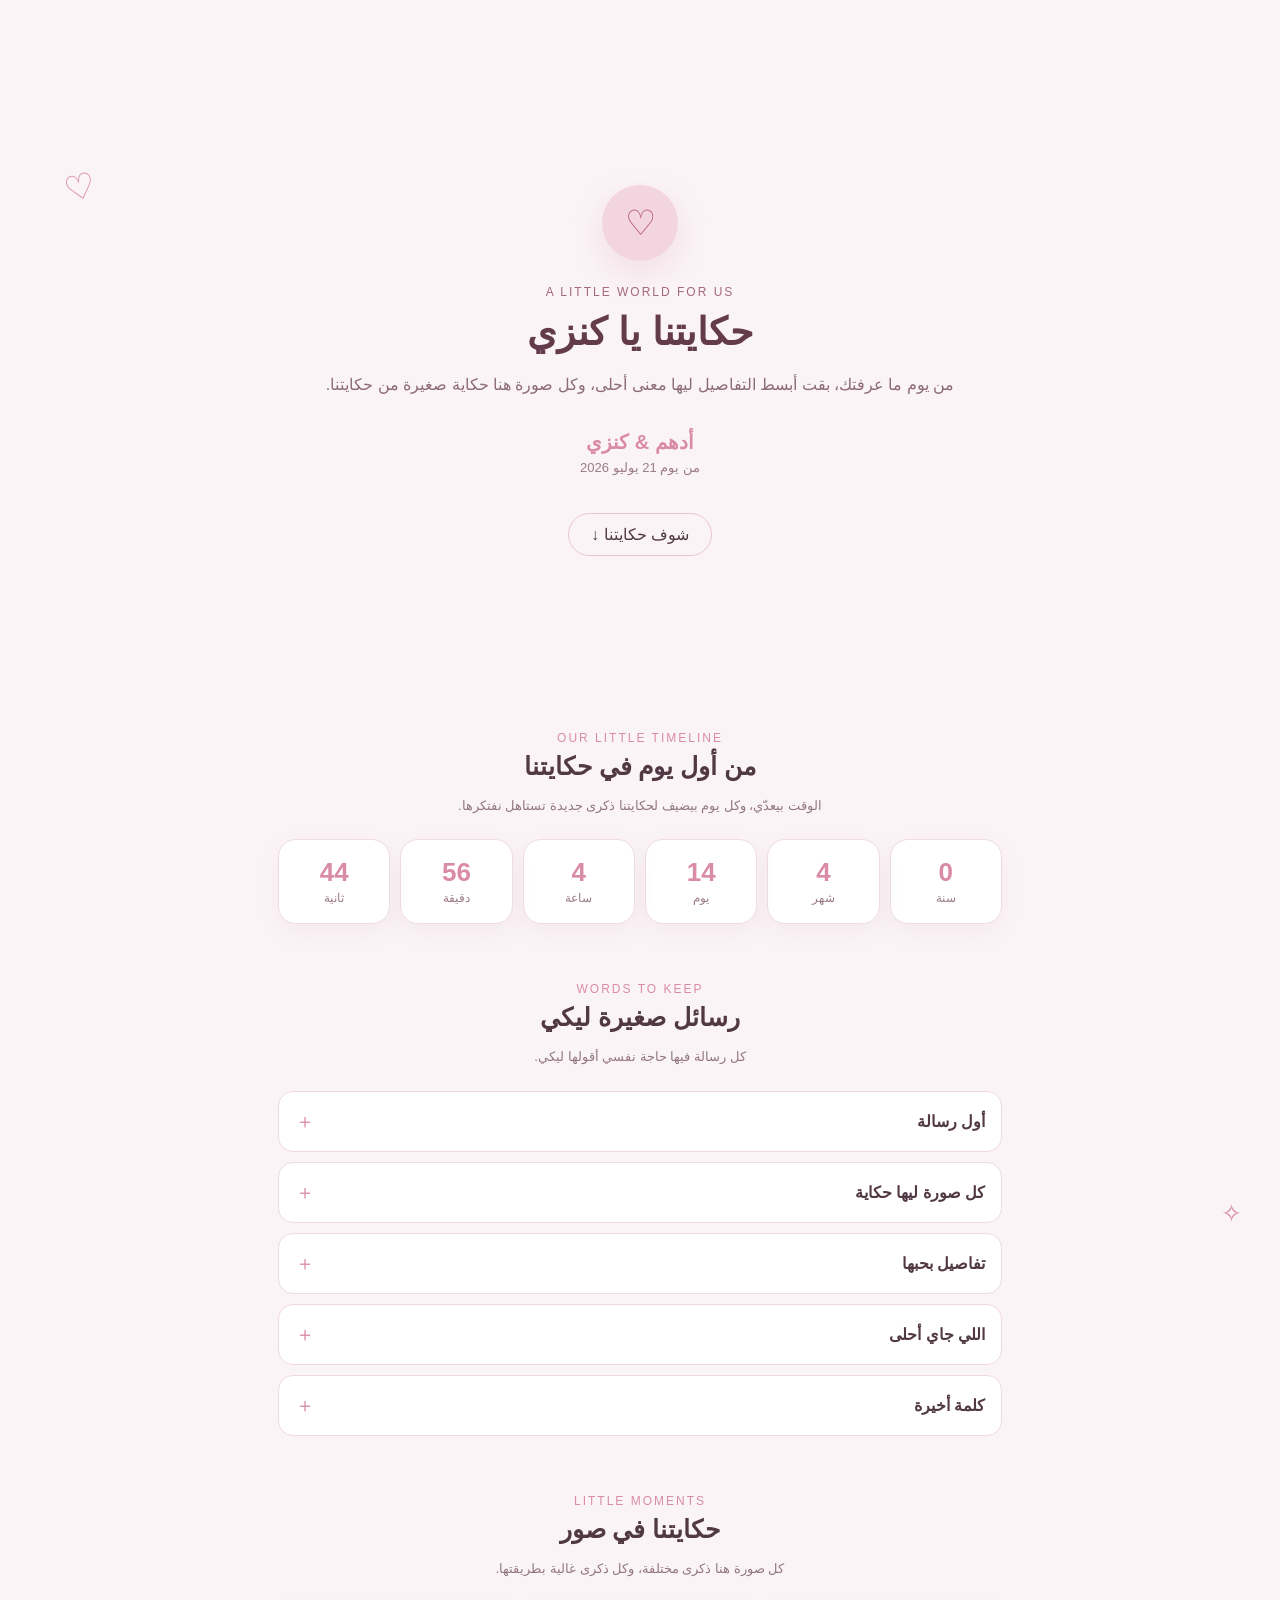
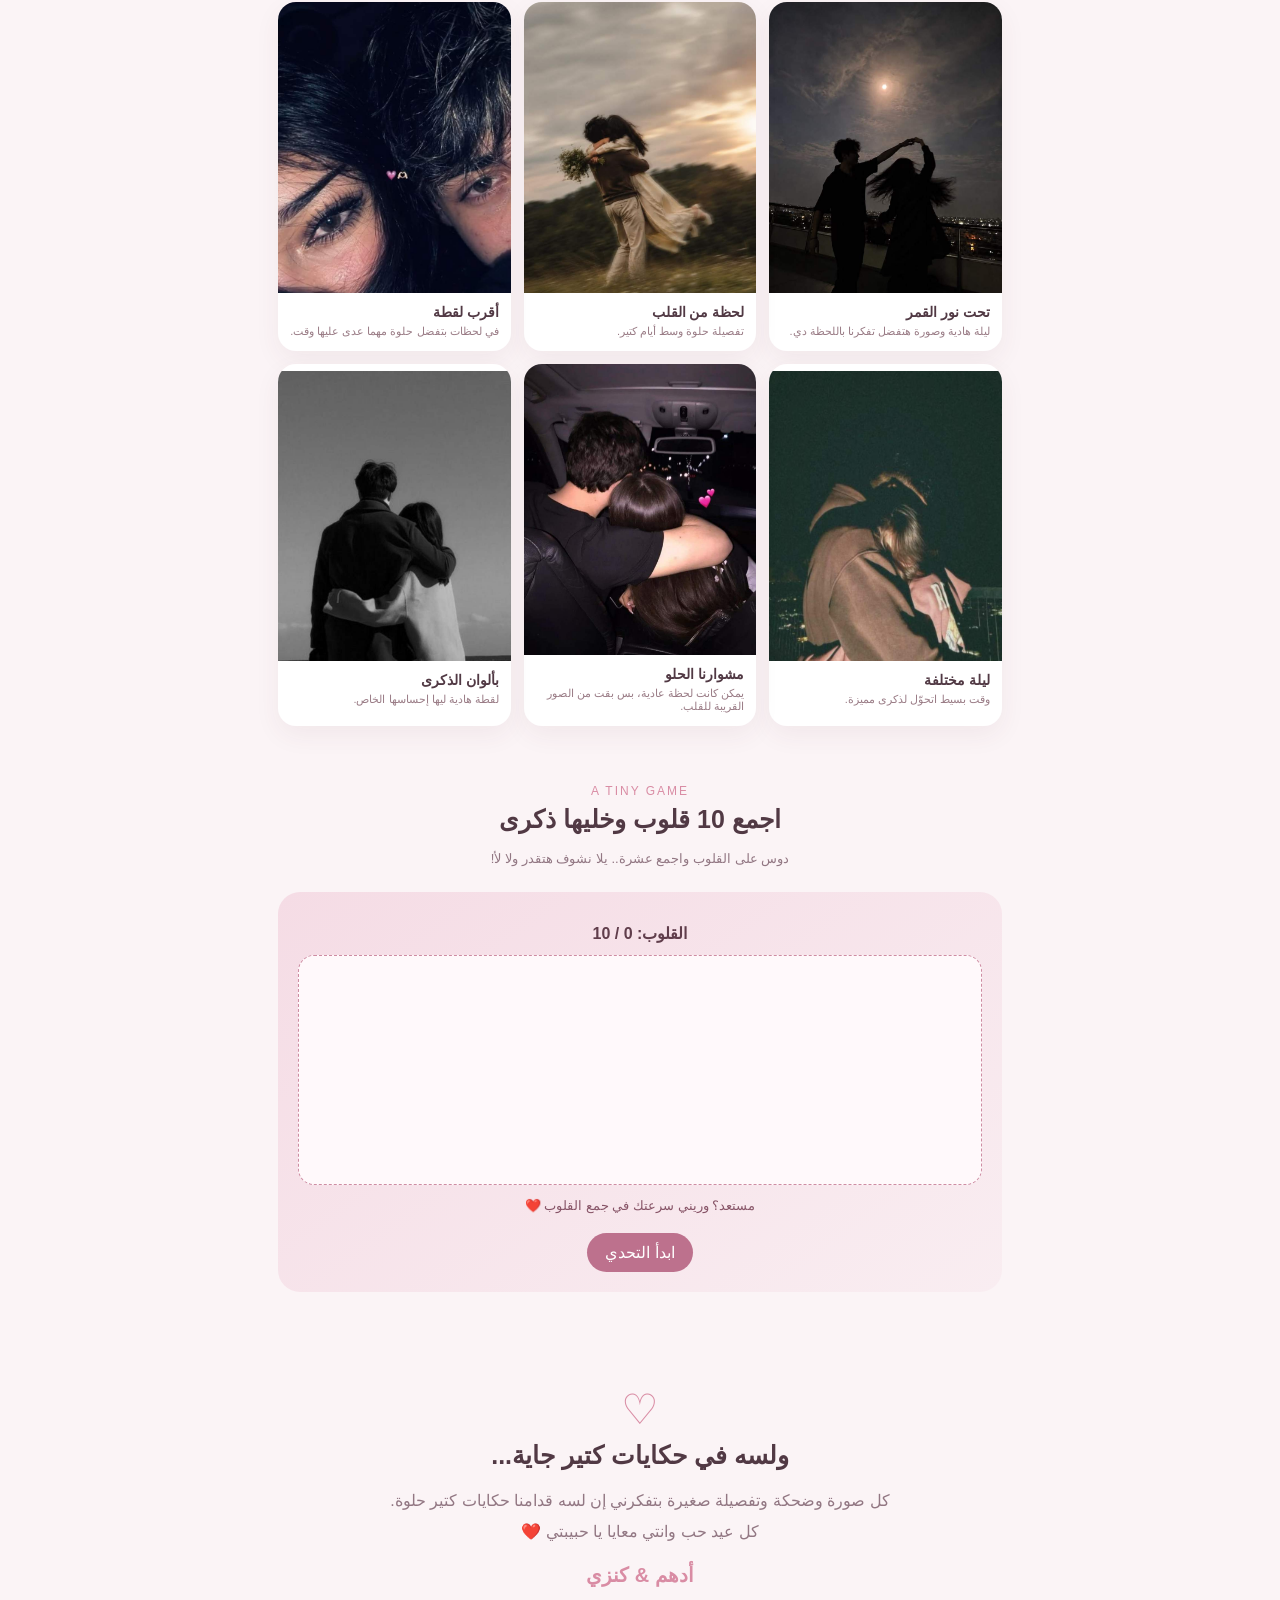
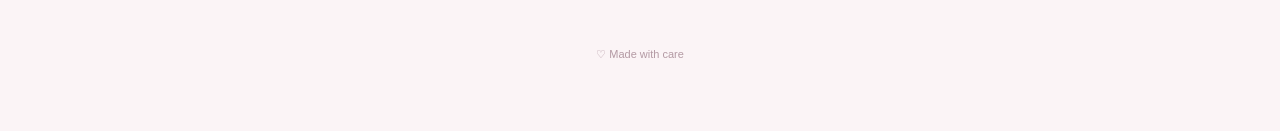
<file: index.html>
<!doctype html>
<html lang="ar" dir="rtl">
<head>
<meta charset="utf-8">
<meta name="viewport" content="width=device-width,initial-scale=1">
<meta name="theme-color" content="#f8e8ed">
<title>Adham &amp; Kenzy ♡</title>
<link rel="stylesheet" href="style.css">
</head>
<body>
<div id="app">
  <span class="decor one">♡</span><span class="decor two">✧</span>
  <main>
    <section class="hero" id="top">
      <div class="mark">♡</div>
      <div class="eyebrow">A LITTLE WORLD FOR US</div>
      <h1>حكايتنا يا كنزي</h1>
      <p class="subtitle">من يوم ما عرفتك، بقت أبسط التفاصيل ليها معنى أحلى، وكل صورة هنا حكاية صغيرة من حكايتنا.</p>
      <div class="names">أدهم &amp; كنزي</div>
      <div class="date">من يوم 21 يوليو 2026</div>
      <button class="scroll" onclick="document.querySelector('#since').scrollIntoView({behavior:'smooth'})">شوف حكايتنا ↓</button>
    </section>

    <section class="section" id="since">
      <div class="section-head"><div class="mini">OUR LITTLE TIMELINE</div><h2>من أول يوم في حكايتنا</h2><p>الوقت بيعدّي، وكل يوم بيضيف لحكايتنا ذكرى جديدة تستاهل نفتكرها.</p></div>
      <div class="counter" aria-live="polite">
        <div class="unit"><strong id="years">0</strong><span>سنة</span></div>
        <div class="unit"><strong id="months">0</strong><span>شهر</span></div>
        <div class="unit"><strong id="days">0</strong><span>يوم</span></div>
        <div class="unit"><strong id="hours">0</strong><span>ساعة</span></div>
        <div class="unit"><strong id="minutes">0</strong><span>دقيقة</span></div>
        <div class="unit"><strong id="seconds">0</strong><span>ثانية</span></div>
      </div>
    </section>

    <section class="section">
      <div class="section-head"><div class="mini">WORDS TO KEEP</div><h2>رسائل صغيرة ليكي</h2><p>كل رسالة فيها حاجة نفسي أقولها ليكي.</p></div>
      <div class="letters"><button class="letter" type="button"><span class="letter-top"><b>أول رسالة</b><i>＋</i></span><span class="letter-body">يا كنزي، يمكن الكلام ساعات ميعرفش يوصف اللي جوانا، بس حبيت أقولك إن وجودك بيفرق، وإن ضحكتك من التفاصيل اللي بتخلّي اليوم أحلى.</span></button><button class="letter" type="button"><span class="letter-top"><b>كل صورة ليها حكاية</b><i>＋</i></span><span class="letter-body">الصور دي مش مجرد لقطات؛ دي لحظات عشناها، وكل مرة نشوفها نفتكر إحساسها وتفاصيلها.</span></button><button class="letter" type="button"><span class="letter-top"><b>تفاصيل بحبها</b><i>＋</i></span><span class="letter-body">بحب الكلام العفوي، والضحك من غير سبب، والاهتمام اللي بييجي من القلب ومن غير مواعيد.</span></button><button class="letter" type="button"><span class="letter-top"><b>اللي جاي أحلى</b><i>＋</i></span><span class="letter-body">نفسي الأيام اللي جاية تكون مليانة مغامرات وضحك وصور جديدة، ونفضل نضيف لحكايتنا حاجات حلوة.</span></button><button class="letter" type="button"><span class="letter-top"><b>كلمة أخيرة</b><i>＋</i></span><span class="letter-body">خلّينا دايمًا نسمع بعض، ونقدّر بعض، ونفتكر إن أجمل حاجة في أي حكاية هي الصدق والاهتمام.</span></button></div>
    </section>

    <section class="section">
      <div class="section-head"><div class="mini">LITTLE MOMENTS</div><h2>حكايتنا في صور</h2><p>كل صورة هنا ذكرى مختلفة، وكل ذكرى غالية بطريقتها.</p></div>
      <div class="gallery">
      <button class="photo" type="button" data-photo="0" aria-label="افتح الصورة: تحت نور القمر">
        <img src="[data-uri]" alt="تحت نور القمر" loading="lazy">
        <span class="photo-caption"><b>تحت نور القمر</b><small>ليلة هادية وصورة هتفضل تفكرنا باللحظة دي.</small></span>
      </button>
      <button class="photo" type="button" data-photo="1" aria-label="افتح الصورة: لحظة من القلب">
        <img src="[data-uri]" alt="لحظة من القلب" loading="lazy">
        <span class="photo-caption"><b>لحظة من القلب</b><small>تفصيلة حلوة وسط أيام كتير.</small></span>
      </button>
      <button class="photo" type="button" data-photo="2" aria-label="افتح الصورة: أقرب لقطة">
        <img src="[data-uri]" alt="أقرب لقطة" loading="lazy">
        <span class="photo-caption"><b>أقرب لقطة</b><small>في لحظات بتفضل حلوة مهما عدى عليها وقت.</small></span>
      </button>
      <button class="photo" type="button" data-photo="3" aria-label="افتح الصورة: ليلة مختلفة">
        <img src="[data-uri]" alt="ليلة مختلفة" loading="lazy">
        <span class="photo-caption"><b>ليلة مختلفة</b><small>وقت بسيط اتحوّل لذكرى مميزة.</small></span>
      </button>
      <button class="photo" type="button" data-photo="4" aria-label="افتح الصورة: مشوارنا الحلو">
        <img src="[data-uri]" alt="مشوارنا الحلو" loading="lazy">
        <span class="photo-caption"><b>مشوارنا الحلو</b><small>يمكن كانت لحظة عادية، بس بقت من الصور القريبة للقلب.</small></span>
      </button>
      <button class="photo" type="button" data-photo="5" aria-label="افتح الصورة: بألوان الذكرى">
        <img src="[data-uri]" alt="بألوان الذكرى" loading="lazy">
        <span class="photo-caption"><b>بألوان الذكرى</b><small>لقطة هادية ليها إحساسها الخاص.</small></span>
      </button></div>
    </section>

    <section class="section">
      <div class="section-head"><div class="mini">A TINY GAME</div><h2>اجمع 10 قلوب وخليها ذكرى</h2><p>دوس على القلوب واجمع عشرة.. يلا نشوف هتقدر ولا لأ!</p></div>
      <div class="game-box">
        <div class="score">القلوب: <span id="score">0</span> / 10</div>
        <div class="playfield" id="playfield" aria-label="مساحة جمع القلوب"></div>
        <p class="game-note" id="gameNote">مستعد؟ وريني سرعتك في جمع القلوب ❤️</p>
        <button class="reset" id="startGame">ابدأ التحدي</button>
      </div>
    </section>

    <section class="final">
      <div class="big">♡</div>
      <h2>ولسه في حكايات كتير جاية...</h2>
      <p>كل صورة وضحكة وتفصيلة صغيرة بتفكرني إن لسه قدامنا حكايات كتير حلوة.<br>كل عيد حب وانتي معايا يا حبيبتي ❤️</p>
      <div class="names">أدهم &amp; كنزي</div>
    </section>
    <footer>Made with care ♡</footer>
  </main>
</div>
<div class="modal" id="modal" role="dialog" aria-modal="true" aria-label="عرض الصورة"><button id="closeModal" aria-label="إغلاق">×</button><img id="modalImg" alt="صورة مكبرة"></div>
<script src="script.js" defer></script>
</body>
</html>
</file>
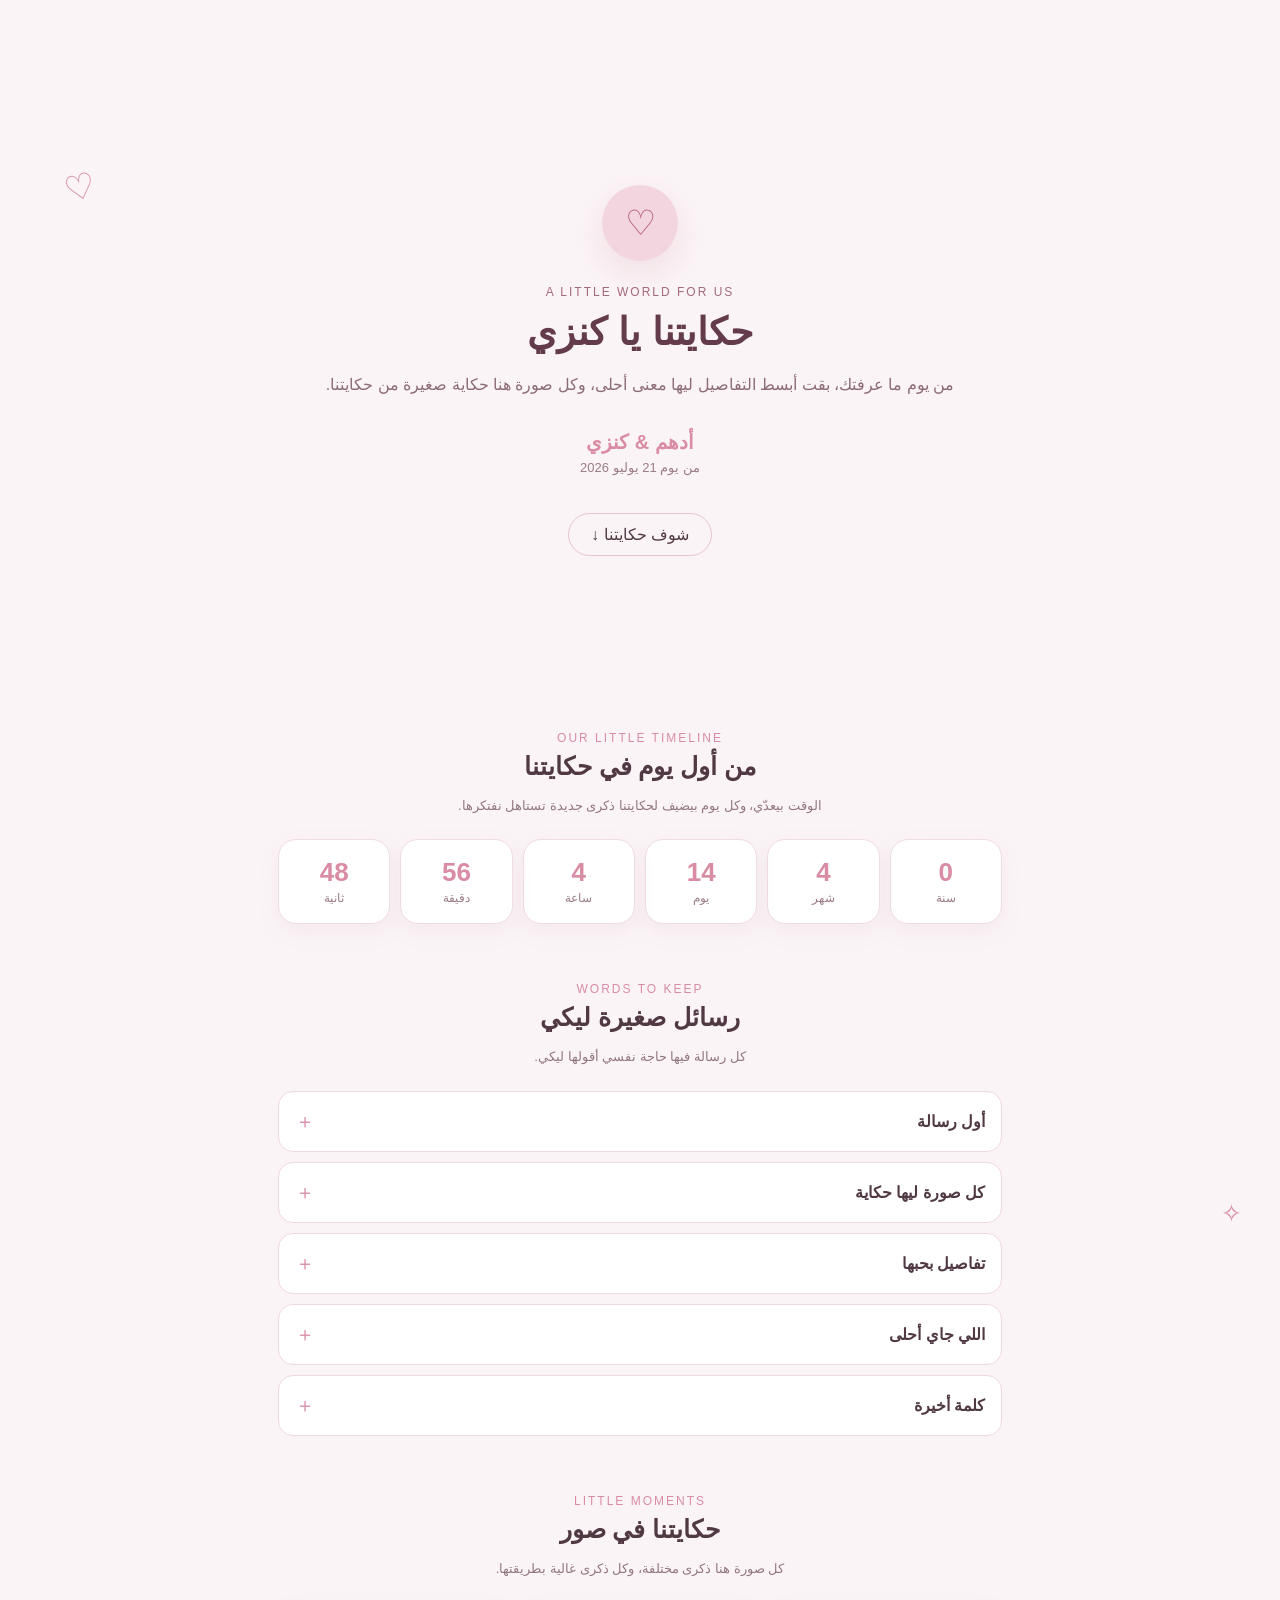
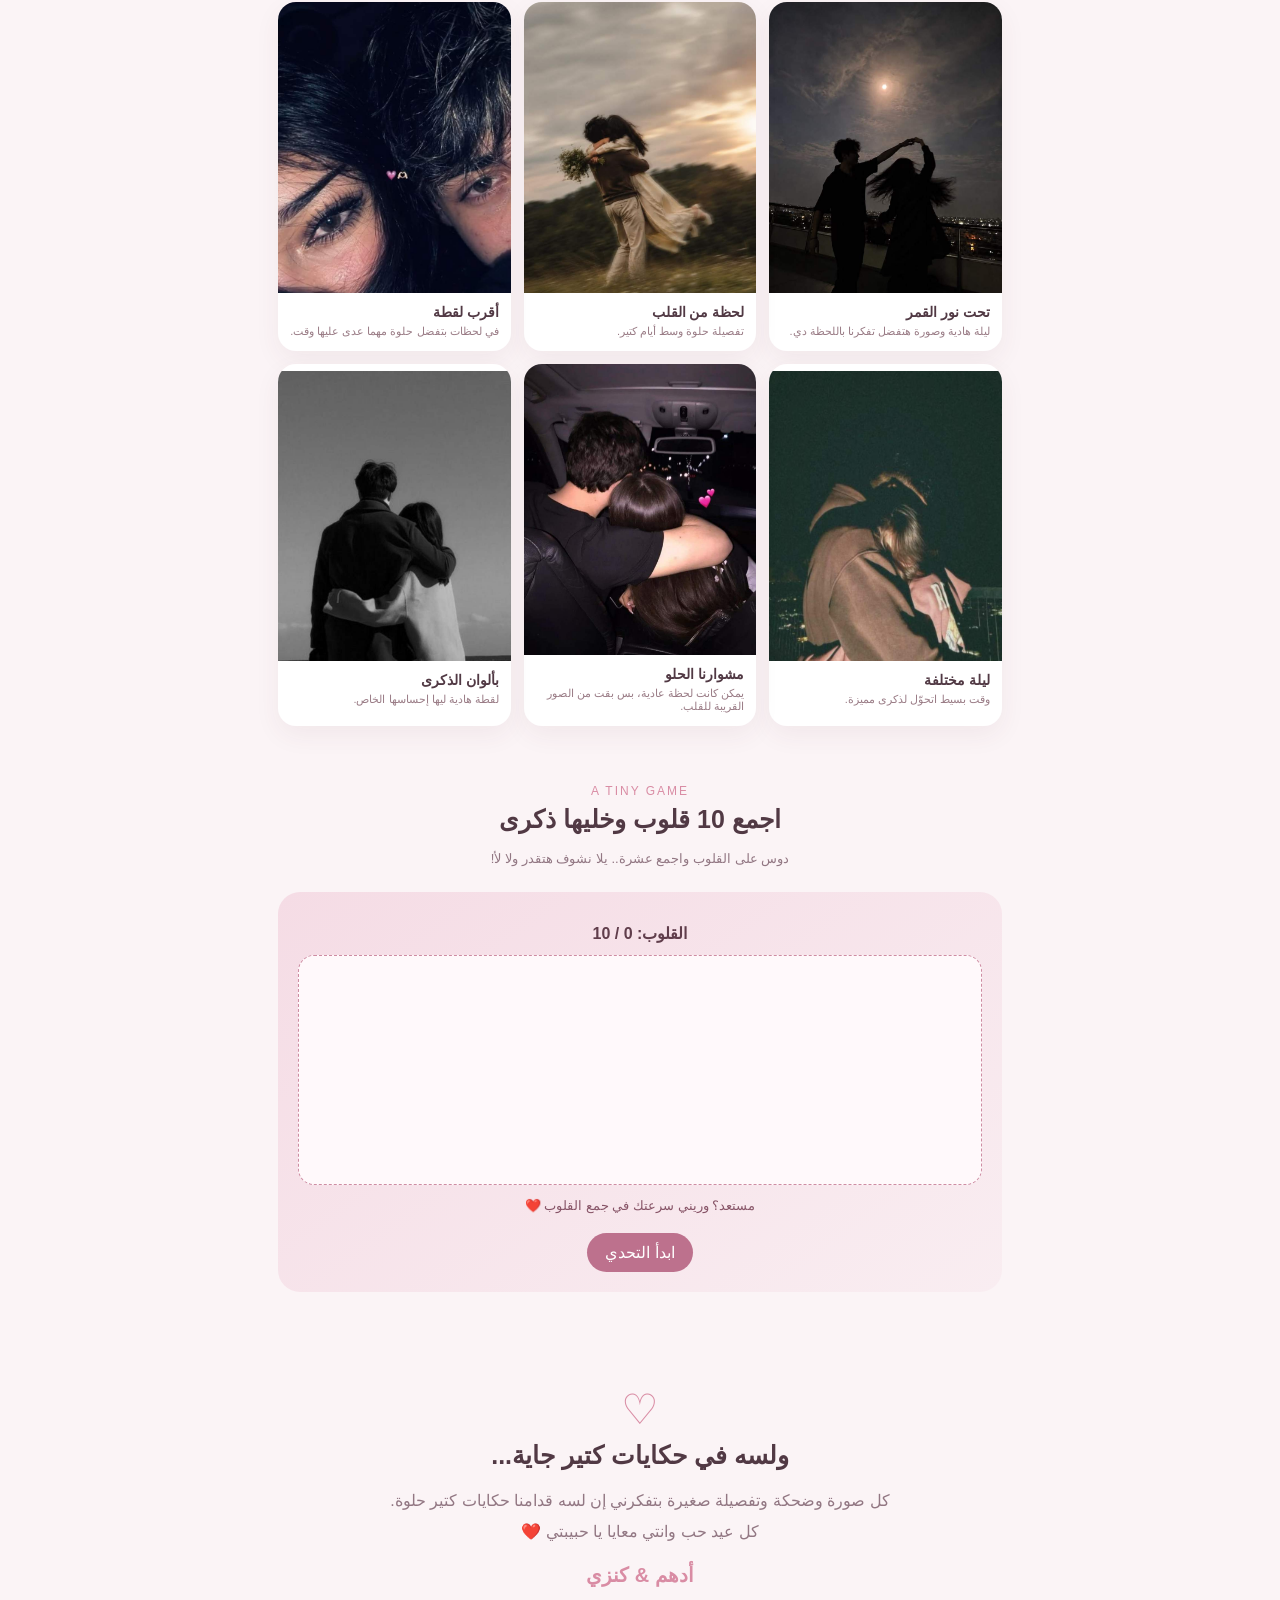
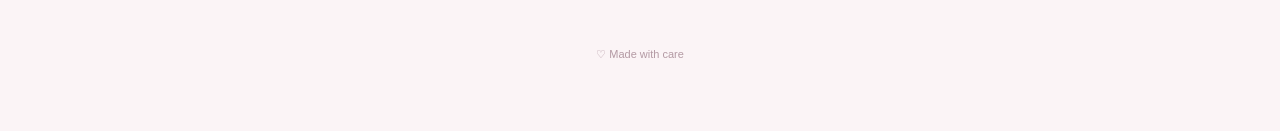
<file: Adham_and_Kenzy_single_file.html>
<!doctype html>
<html lang="ar" dir="rtl">
<head>
<meta charset="utf-8">
<meta name="viewport" content="width=device-width,initial-scale=1">
<meta name="theme-color" content="#f8e8ed">
<title>Adham &amp; Kenzy ♡</title>
<style>
:root {
  --site-primary: #d98ca4;
  --site-secondary: #f3d5df;
  --site-background: #fbf4f6;
  --site-on-primary: #ffffff;
  --site-on-secondary: #573442;
  --site-on-background: #513944;
  --site-font-body: "Segoe UI", Tahoma, Arial, sans-serif;
  --site-font-heading: "Segoe UI", Tahoma, Arial, sans-serif;
  --site-heading-scale: 1;
  --site-spacing-scale: 1;
  --site-radius-scale: 1;
  --site-decoration-opacity: 1;
  color-scheme: light dark;
}
* { box-sizing: border-box; }
body { margin:0; font-family:var(--site-font-body); background:light-dark(#fbf4f6,#21181d); color:light-dark(#513944,#f7eaf0); }
#app { min-height:100vh; width:100%; background-color:light-dark(var(--site-background),#21181d); border-radius:0; overflow:hidden; position:relative; }
.decor { position:absolute; pointer-events:none; opacity:var(--site-decoration-opacity); color:var(--site-primary); z-index:0; }
.decor.one { top:5%; left:5%; font-size:35px; transform:rotate(-15deg); }
.decor.two { top:36%; right:3%; font-size:25px; }
main { width:min(760px,100%); margin:auto; padding:26px 18px 70px; position:relative; z-index:1; }
.hero { min-height:80vh; display:flex; flex-direction:column; align-items:center; justify-content:center; text-align:center; padding:48px 12px 34px; }
.mark { width:76px; height:76px; display:grid; place-items:center; border-radius:50%; background:var(--site-secondary); color:#b85f7d; font-size:35px; box-shadow:0 12px 34px #c9879b33; animation:float 3s ease-in-out infinite; }
.eyebrow { letter-spacing:2px; font-size:12px; color:light-dark(#a36a7c,#e7a9bf); margin:24px 0 10px; }
h1 { font-family:var(--site-font-heading); font-size:calc(38px * var(--site-heading-scale)); line-height:1.25; margin:0; color:light-dark(#633b4b,#ffe7ef); }
.subtitle { color:light-dark(#8c6b77,#d4b8c2); margin:14px 0 26px; line-height:1.9; }
.names { font-size:20px; font-weight:700; color:var(--site-primary); margin:4px 0 6px; }
.date { font-size:13px; color:light-dark(#9a7c86,#c9aab5); }
.scroll { margin-top:38px; border:1px solid #d99aaf88; border-radius:99px; padding:11px 22px; background:transparent; color:inherit; cursor:pointer; font:inherit; }
.section { margin:30px 0 58px; }
.section-head { text-align:center; margin-bottom:22px; }
.section-head .mini { color:var(--site-primary); font-size:12px; letter-spacing:2px; }
h2 { font-size:calc(25px * var(--site-heading-scale)); margin:7px 0; }
.section-head p { color:light-dark(#927783,#cbb4bd); font-size:13px; line-height:1.8; }
.counter { display:grid; grid-template-columns:repeat(3,1fr); gap:10px; }
.unit { background:light-dark(#fff,#30232a); border:1px solid light-dark(#f0dce3,#49343e); border-radius:calc(18px * var(--site-radius-scale)); padding:17px 6px; text-align:center; box-shadow:0 8px 24px #8b4e6410; }
.unit strong { display:block; font-size:26px; color:var(--site-primary); font-variant-numeric:tabular-nums; }
.unit span { font-size:12px; color:light-dark(#9b7b87,#d4b9c3); }
.gallery { display:grid; grid-template-columns:repeat(2,minmax(0,1fr)); gap:13px; }
.photo { padding:0; overflow:hidden; border:0; border-radius:calc(18px * var(--site-radius-scale)); background:light-dark(#fff,#30232a); color:inherit; text-align:right; cursor:pointer; box-shadow:0 9px 26px #5d354410; }
.photo img { display:block; width:100%; aspect-ratio:4/5; object-fit:cover; }
.photo-caption { display:block; padding:11px 12px 13px; }
.photo-caption b { display:block; font-size:14px; }
.photo-caption small { display:block; color:light-dark(#9a7c86,#cbb3bd); font-size:11px; margin-top:5px; }
.letters { display:grid; gap:10px; }
.letter { border:1px solid light-dark(#efd9e1,#4b3440); border-radius:calc(15px * var(--site-radius-scale)); background:light-dark(#fff,#30232a); padding:16px; color:inherit; text-align:right; cursor:pointer; font:inherit; }
.letter-top { display:flex; align-items:center; justify-content:space-between; }
.letter-top i { font-style:normal; color:var(--site-primary); font-size:20px; }
.letter-body { display:none; color:light-dark(#8d6d79,#d5bbc5); font-size:14px; line-height:2; padding-top:12px; }
.letter.open .letter-body { display:block; }
.game-box { border-radius:22px; padding:20px; background:linear-gradient(145deg,#f5dce5,#f9edf1); color:#603d4b; text-align:center; }
.game-box p { font-size:13px; }
.score { font-weight:700; margin:12px; }
.playfield { position:relative; height:230px; overflow:hidden; border:1px dashed #ce8da3; border-radius:16px; background:#fff9fb; }
.heart { position:absolute; border:0; background:transparent; color:#d66f91; font-size:30px; cursor:pointer; animation:bob 1.8s ease-in-out infinite; }
.game-note { min-height:22px; color:#875467; }
.reset { border:0; border-radius:99px; background:#bd718d; color:white; padding:10px 18px; cursor:pointer; font:inherit; }
.final { text-align:center; padding:35px 15px 25px; }
.final .big { font-size:42px; color:var(--site-primary); }
.final p { color:light-dark(#927783,#d1b7c1); line-height:1.9; }
footer { text-align:center; color:light-dark(#b49aa4,#8d7580); font-size:11px; padding-top:30px; }
.modal { display:none; position:fixed; inset:0; z-index:10; background:#100b0edb; align-items:center; justify-content:center; padding:20px; }
.modal.show { display:flex; }
.modal img { max-width:min(92vw,700px); max-height:85vh; object-fit:contain; border-radius:14px; }
.modal button { position:absolute; top:18px; left:20px; background:#ffffff22; color:white; border:1px solid #ffffff66; border-radius:50%; width:42px; height:42px; font-size:24px; cursor:pointer; }
@keyframes float { 50% { transform:translateY(-8px); } }
@keyframes bob { 50% { transform:translateY(-7px) rotate(8deg); } }
@media(min-width:650px) { .gallery { grid-template-columns:repeat(3,minmax(0,1fr)); } .counter { grid-template-columns:repeat(6,1fr); } .hero { min-height:75vh; } }
@media(prefers-reduced-motion:reduce) { *,*::before,*::after { animation:none!important; scroll-behavior:auto!important; } }
</style>
</head>
<body>
<div id="app">
  <span class="decor one">♡</span><span class="decor two">✧</span>
  <main>
    <section class="hero" id="top">
      <div class="mark">♡</div>
      <div class="eyebrow">A LITTLE WORLD FOR US</div>
      <h1>حكايتنا يا كنزي</h1>
      <p class="subtitle">من يوم ما عرفتك، بقت أبسط التفاصيل ليها معنى أحلى، وكل صورة هنا حكاية صغيرة من حكايتنا.</p>
      <div class="names">أدهم &amp; كنزي</div>
      <div class="date">من يوم 21 يوليو 2026</div>
      <button class="scroll" onclick="document.querySelector('#since').scrollIntoView({behavior:'smooth'})">شوف حكايتنا ↓</button>
    </section>

    <section class="section" id="since">
      <div class="section-head"><div class="mini">OUR LITTLE TIMELINE</div><h2>من أول يوم في حكايتنا</h2><p>الوقت بيعدّي، وكل يوم بيضيف لحكايتنا ذكرى جديدة تستاهل نفتكرها.</p></div>
      <div class="counter" aria-live="polite">
        <div class="unit"><strong id="years">0</strong><span>سنة</span></div>
        <div class="unit"><strong id="months">0</strong><span>شهر</span></div>
        <div class="unit"><strong id="days">0</strong><span>يوم</span></div>
        <div class="unit"><strong id="hours">0</strong><span>ساعة</span></div>
        <div class="unit"><strong id="minutes">0</strong><span>دقيقة</span></div>
        <div class="unit"><strong id="seconds">0</strong><span>ثانية</span></div>
      </div>
    </section>

    <section class="section">
      <div class="section-head"><div class="mini">WORDS TO KEEP</div><h2>رسائل صغيرة ليكي</h2><p>كل رسالة فيها حاجة نفسي أقولها ليكي.</p></div>
      <div class="letters"><button class="letter" type="button"><span class="letter-top"><b>أول رسالة</b><i>＋</i></span><span class="letter-body">يا كنزي، يمكن الكلام ساعات ميعرفش يوصف اللي جوانا، بس حبيت أقولك إن وجودك بيفرق، وإن ضحكتك من التفاصيل اللي بتخلّي اليوم أحلى.</span></button><button class="letter" type="button"><span class="letter-top"><b>كل صورة ليها حكاية</b><i>＋</i></span><span class="letter-body">الصور دي مش مجرد لقطات؛ دي لحظات عشناها، وكل مرة نشوفها نفتكر إحساسها وتفاصيلها.</span></button><button class="letter" type="button"><span class="letter-top"><b>تفاصيل بحبها</b><i>＋</i></span><span class="letter-body">بحب الكلام العفوي، والضحك من غير سبب، والاهتمام اللي بييجي من القلب ومن غير مواعيد.</span></button><button class="letter" type="button"><span class="letter-top"><b>اللي جاي أحلى</b><i>＋</i></span><span class="letter-body">نفسي الأيام اللي جاية تكون مليانة مغامرات وضحك وصور جديدة، ونفضل نضيف لحكايتنا حاجات حلوة.</span></button><button class="letter" type="button"><span class="letter-top"><b>كلمة أخيرة</b><i>＋</i></span><span class="letter-body">خلّينا دايمًا نسمع بعض، ونقدّر بعض، ونفتكر إن أجمل حاجة في أي حكاية هي الصدق والاهتمام.</span></button></div>
    </section>

    <section class="section">
      <div class="section-head"><div class="mini">LITTLE MOMENTS</div><h2>حكايتنا في صور</h2><p>كل صورة هنا ذكرى مختلفة، وكل ذكرى غالية بطريقتها.</p></div>
      <div class="gallery">
      <button class="photo" type="button" data-photo="0" aria-label="افتح الصورة: تحت نور القمر">
        <img src="[data-uri]" alt="تحت نور القمر" loading="lazy">
        <span class="photo-caption"><b>تحت نور القمر</b><small>ليلة هادية وصورة هتفضل تفكرنا باللحظة دي.</small></span>
      </button>
      <button class="photo" type="button" data-photo="1" aria-label="افتح الصورة: لحظة من القلب">
        <img src="[data-uri]" alt="لحظة من القلب" loading="lazy">
        <span class="photo-caption"><b>لحظة من القلب</b><small>تفصيلة حلوة وسط أيام كتير.</small></span>
      </button>
      <button class="photo" type="button" data-photo="2" aria-label="افتح الصورة: أقرب لقطة">
        <img src="[data-uri]" alt="أقرب لقطة" loading="lazy">
        <span class="photo-caption"><b>أقرب لقطة</b><small>في لحظات بتفضل حلوة مهما عدى عليها وقت.</small></span>
      </button>
      <button class="photo" type="button" data-photo="3" aria-label="افتح الصورة: ليلة مختلفة">
        <img src="[data-uri]" alt="ليلة مختلفة" loading="lazy">
        <span class="photo-caption"><b>ليلة مختلفة</b><small>وقت بسيط اتحوّل لذكرى مميزة.</small></span>
      </button>
      <button class="photo" type="button" data-photo="4" aria-label="افتح الصورة: مشوارنا الحلو">
        <img src="[data-uri]" alt="مشوارنا الحلو" loading="lazy">
        <span class="photo-caption"><b>مشوارنا الحلو</b><small>يمكن كانت لحظة عادية، بس بقت من الصور القريبة للقلب.</small></span>
      </button>
      <button class="photo" type="button" data-photo="5" aria-label="افتح الصورة: بألوان الذكرى">
        <img src="[data-uri]" alt="بألوان الذكرى" loading="lazy">
        <span class="photo-caption"><b>بألوان الذكرى</b><small>لقطة هادية ليها إحساسها الخاص.</small></span>
      </button></div>
    </section>

    <section class="section">
      <div class="section-head"><div class="mini">A TINY GAME</div><h2>اجمع 10 قلوب وخليها ذكرى</h2><p>دوس على القلوب واجمع عشرة.. يلا نشوف هتقدر ولا لأ!</p></div>
      <div class="game-box">
        <div class="score">القلوب: <span id="score">0</span> / 10</div>
        <div class="playfield" id="playfield" aria-label="مساحة جمع القلوب"></div>
        <p class="game-note" id="gameNote">مستعد؟ وريني سرعتك في جمع القلوب ❤️</p>
        <button class="reset" id="startGame">ابدأ التحدي</button>
      </div>
    </section>

    <section class="final">
      <div class="big">♡</div>
      <h2>ولسه في حكايات كتير جاية...</h2>
      <p>كل صورة وضحكة وتفصيلة صغيرة بتفكرني إن لسه قدامنا حكايات كتير حلوة.<br>كل عيد حب وانتي معايا يا حبيبتي ❤️</p>
      <div class="names">أدهم &amp; كنزي</div>
    </section>
    <footer>Made with care ♡</footer>
  </main>
</div>
<div class="modal" id="modal" role="dialog" aria-modal="true" aria-label="عرض الصورة"><button id="closeModal" aria-label="إغلاق">×</button><img id="modalImg" alt="صورة مكبرة"></div>
<script>
const start = new Date(2026, 6, 21, 0, 0, 0);
function updateCounter() {
  const now = new Date();
  let total = Math.max(0, now - start);
  let cursor = new Date(start);
  let years = 0, months = 0;
  while (new Date(cursor.getFullYear()+1,cursor.getMonth(),cursor.getDate()) <= now) {
    cursor.setFullYear(cursor.getFullYear()+1); years++;
  }
  while (new Date(cursor.getFullYear(),cursor.getMonth()+1,cursor.getDate()) <= now) {
    cursor.setMonth(cursor.getMonth()+1); months++;
  }
  const days = Math.floor((now - cursor)/86400000);
  const hours = Math.floor((total%86400000)/3600000);
  const minutes = Math.floor((total%3600000)/60000);
  const seconds = Math.floor((total%60000)/1000);
  for (const [id,val] of Object.entries({years,months,days,hours,minutes,seconds})) document.getElementById(id).textContent=val;
}
updateCounter(); setInterval(updateCounter,1000);
document.querySelectorAll('.letter').forEach(el=>el.addEventListener('click',()=>{el.classList.toggle('open'); el.querySelector('i').textContent=el.classList.contains('open')?'−':'＋';}));
const modal=document.getElementById('modal'), modalImg=document.getElementById('modalImg');
document.querySelectorAll('.photo').forEach(el=>el.addEventListener('click',()=>{modalImg.src=el.querySelector('img').src; modal.classList.add('show');}));
function closeModal(){modal.classList.remove('show'); modalImg.src='';}
document.getElementById('closeModal').addEventListener('click',closeModal);
modal.addEventListener('click',e=>{if(e.target===modal)closeModal();});
let score=0, active=false;
const field=document.getElementById('playfield'), scoreEl=document.getElementById('score'), note=document.getElementById('gameNote'), startBtn=document.getElementById('startGame');
function addHeart(){
  if(!active) return;
  const heart=document.createElement('button');
  heart.className='heart'; heart.type='button'; heart.textContent='♥'; heart.setAttribute('aria-label','اجمع قلب');
  heart.style.left=(4+Math.random()*84)+'%'; heart.style.top=(8+Math.random()*72)+'%';
  heart.addEventListener('click',()=>{
    if(!active)return;
    score++; scoreEl.textContent=score; heart.remove();
    if(score>=10){active=false; field.innerHTML=''; note.textContent='برافو! جمعت العشرة قلوب ❤️'; startBtn.textContent='العب مرة تانية';}
    else addHeart();
  });
  field.appendChild(heart);
}
function beginGame(){score=0;active=true;scoreEl.textContent='0';field.innerHTML='';note.textContent='يلا! اجمع القلوب ❤️';startBtn.textContent='إعادة اللعبة';addHeart();}
startBtn.addEventListener('click',beginGame);
</script>
</body>
</html>
</file>
<file: style.css>
:root {
  --site-primary: #d98ca4;
  --site-secondary: #f3d5df;
  --site-background: #fbf4f6;
  --site-on-primary: #ffffff;
  --site-on-secondary: #573442;
  --site-on-background: #513944;
  --site-font-body: "Segoe UI", Tahoma, Arial, sans-serif;
  --site-font-heading: "Segoe UI", Tahoma, Arial, sans-serif;
  --site-heading-scale: 1;
  --site-spacing-scale: 1;
  --site-radius-scale: 1;
  --site-decoration-opacity: 1;
  color-scheme: light dark;
}
* { box-sizing: border-box; }
body { margin:0; font-family:var(--site-font-body); background:light-dark(#fbf4f6,#21181d); color:light-dark(#513944,#f7eaf0); }
#app { min-height:100vh; width:100%; background-color:light-dark(var(--site-background),#21181d); border-radius:0; overflow:hidden; position:relative; }
.decor { position:absolute; pointer-events:none; opacity:var(--site-decoration-opacity); color:var(--site-primary); z-index:0; }
.decor.one { top:5%; left:5%; font-size:35px; transform:rotate(-15deg); }
.decor.two { top:36%; right:3%; font-size:25px; }
main { width:min(760px,100%); margin:auto; padding:26px 18px 70px; position:relative; z-index:1; }
.hero { min-height:80vh; display:flex; flex-direction:column; align-items:center; justify-content:center; text-align:center; padding:48px 12px 34px; }
.mark { width:76px; height:76px; display:grid; place-items:center; border-radius:50%; background:var(--site-secondary); color:#b85f7d; font-size:35px; box-shadow:0 12px 34px #c9879b33; animation:float 3s ease-in-out infinite; }
.eyebrow { letter-spacing:2px; font-size:12px; color:light-dark(#a36a7c,#e7a9bf); margin:24px 0 10px; }
h1 { font-family:var(--site-font-heading); font-size:calc(38px * var(--site-heading-scale)); line-height:1.25; margin:0; color:light-dark(#633b4b,#ffe7ef); }
.subtitle { color:light-dark(#8c6b77,#d4b8c2); margin:14px 0 26px; line-height:1.9; }
.names { font-size:20px; font-weight:700; color:var(--site-primary); margin:4px 0 6px; }
.date { font-size:13px; color:light-dark(#9a7c86,#c9aab5); }
.scroll { margin-top:38px; border:1px solid #d99aaf88; border-radius:99px; padding:11px 22px; background:transparent; color:inherit; cursor:pointer; font:inherit; }
.section { margin:30px 0 58px; }
.section-head { text-align:center; margin-bottom:22px; }
.section-head .mini { color:var(--site-primary); font-size:12px; letter-spacing:2px; }
h2 { font-size:calc(25px * var(--site-heading-scale)); margin:7px 0; }
.section-head p { color:light-dark(#927783,#cbb4bd); font-size:13px; line-height:1.8; }
.counter { display:grid; grid-template-columns:repeat(3,1fr); gap:10px; }
.unit { background:light-dark(#fff,#30232a); border:1px solid light-dark(#f0dce3,#49343e); border-radius:calc(18px * var(--site-radius-scale)); padding:17px 6px; text-align:center; box-shadow:0 8px 24px #8b4e6410; }
.unit strong { display:block; font-size:26px; color:var(--site-primary); font-variant-numeric:tabular-nums; }
.unit span { font-size:12px; color:light-dark(#9b7b87,#d4b9c3); }
.gallery { display:grid; grid-template-columns:repeat(2,minmax(0,1fr)); gap:13px; }
.photo { padding:0; overflow:hidden; border:0; border-radius:calc(18px * var(--site-radius-scale)); background:light-dark(#fff,#30232a); color:inherit; text-align:right; cursor:pointer; box-shadow:0 9px 26px #5d354410; }
.photo img { display:block; width:100%; aspect-ratio:4/5; object-fit:cover; }
.photo-caption { display:block; padding:11px 12px 13px; }
.photo-caption b { display:block; font-size:14px; }
.photo-caption small { display:block; color:light-dark(#9a7c86,#cbb3bd); font-size:11px; margin-top:5px; }
.letters { display:grid; gap:10px; }
.letter { border:1px solid light-dark(#efd9e1,#4b3440); border-radius:calc(15px * var(--site-radius-scale)); background:light-dark(#fff,#30232a); padding:16px; color:inherit; text-align:right; cursor:pointer; font:inherit; }
.letter-top { display:flex; align-items:center; justify-content:space-between; }
.letter-top i { font-style:normal; color:var(--site-primary); font-size:20px; }
.letter-body { display:none; color:light-dark(#8d6d79,#d5bbc5); font-size:14px; line-height:2; padding-top:12px; }
.letter.open .letter-body { display:block; }
.game-box { border-radius:22px; padding:20px; background:linear-gradient(145deg,#f5dce5,#f9edf1); color:#603d4b; text-align:center; }
.game-box p { font-size:13px; }
.score { font-weight:700; margin:12px; }
.playfield { position:relative; height:230px; overflow:hidden; border:1px dashed #ce8da3; border-radius:16px; background:#fff9fb; }
.heart { position:absolute; border:0; background:transparent; color:#d66f91; font-size:30px; cursor:pointer; animation:bob 1.8s ease-in-out infinite; }
.game-note { min-height:22px; color:#875467; }
.reset { border:0; border-radius:99px; background:#bd718d; color:white; padding:10px 18px; cursor:pointer; font:inherit; }
.final { text-align:center; padding:35px 15px 25px; }
.final .big { font-size:42px; color:var(--site-primary); }
.final p { color:light-dark(#927783,#d1b7c1); line-height:1.9; }
footer { text-align:center; color:light-dark(#b49aa4,#8d7580); font-size:11px; padding-top:30px; }
.modal { display:none; position:fixed; inset:0; z-index:10; background:#100b0edb; align-items:center; justify-content:center; padding:20px; }
.modal.show { display:flex; }
.modal img { max-width:min(92vw,700px); max-height:85vh; object-fit:contain; border-radius:14px; }
.modal button { position:absolute; top:18px; left:20px; background:#ffffff22; color:white; border:1px solid #ffffff66; border-radius:50%; width:42px; height:42px; font-size:24px; cursor:pointer; }
@keyframes float { 50% { transform:translateY(-8px); } }
@keyframes bob { 50% { transform:translateY(-7px) rotate(8deg); } }
@media(min-width:650px) { .gallery { grid-template-columns:repeat(3,minmax(0,1fr)); } .counter { grid-template-columns:repeat(6,1fr); } .hero { min-height:75vh; } }
@media(prefers-reduced-motion:reduce) { *,*::before,*::after { animation:none!important; scroll-behavior:auto!important; } }
</file>
